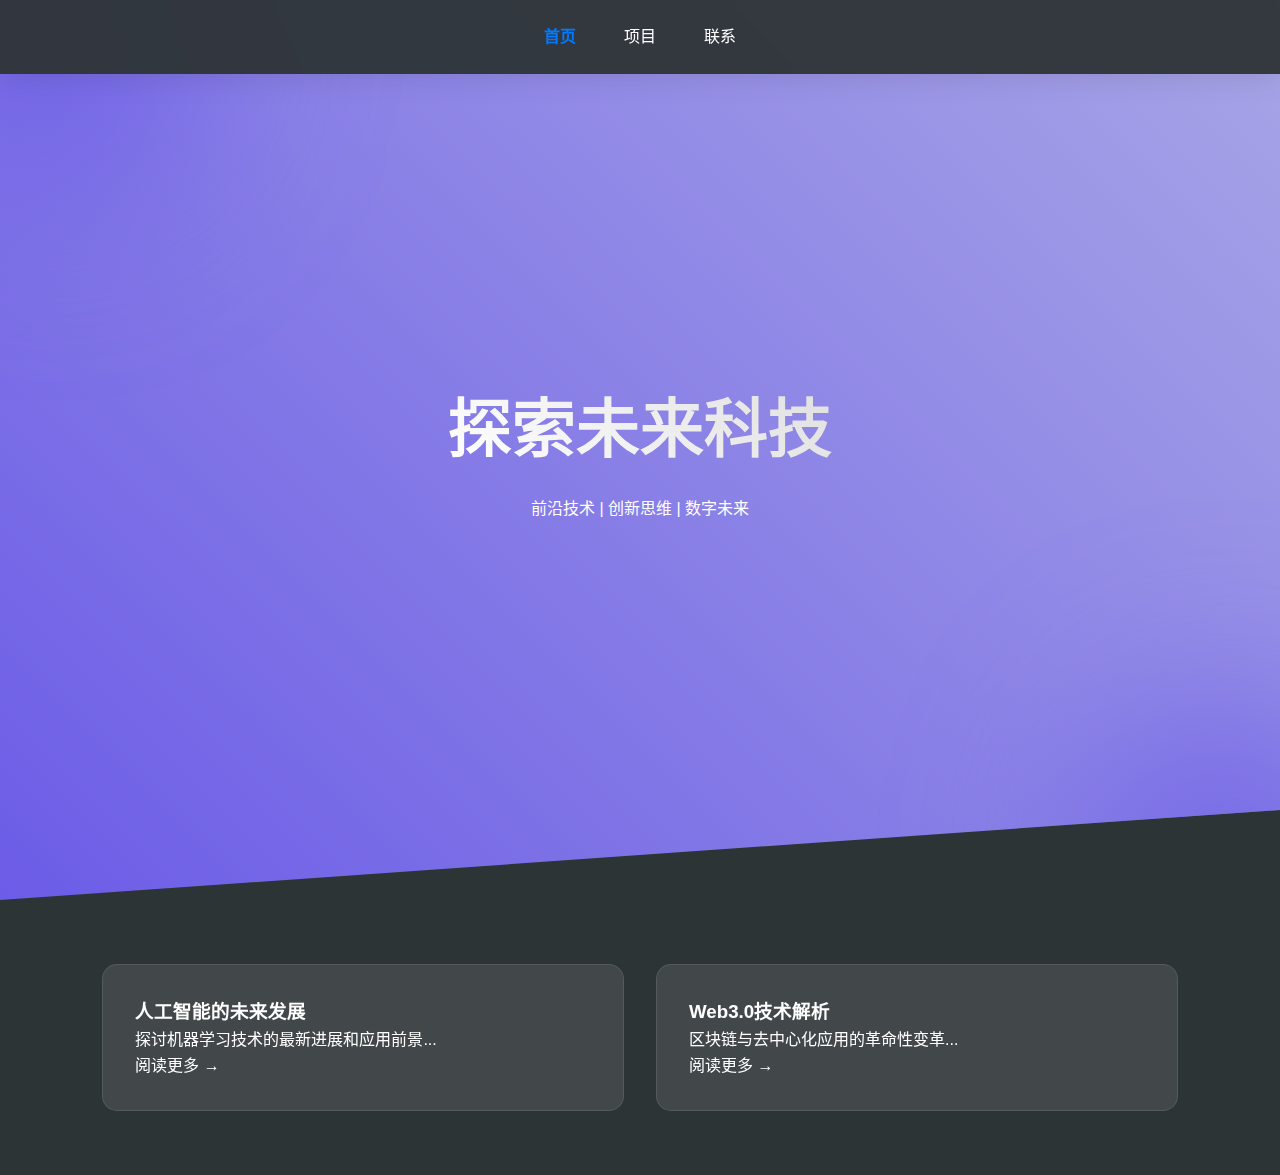
<file: index.html>
<!DOCTYPE html>
<html lang="zh-CN">
<head>
    <meta charset="UTF-8">
    <meta name="viewport" content="width=device-width, initial-scale=1.0">
    <title>TechBlog - 未来科技博客</title>
    <link rel="stylesheet" href="https://cdnjs.cloudflare.com/ajax/libs/font-awesome/6.0.0/css/all.min.css">
    <link rel="stylesheet" href="css/styles.css">
</head>
<body>
<nav class="navbar">
    <div class="nav-links">
        <a href="#home" class="active">首页</a>
        <a href="#projects">项目</a>
        <a href="#contact">联系</a>
    </div>
</nav>

<section class="hero" id="home">
    <div class="gradient-circle" style="top: -200px; left: -200px;"></div>
    <div class="gradient-circle" style="bottom: -200px; right: -200px;"></div>
    <div class="hero-content">
        <h1>探索未来科技</h1>
        <p>前沿技术 | 创新思维 | 数字未来</p>
    </div>
</section>

<section class="articles-container" id="articles">
    <article class="article-card">
        <h3>人工智能的未来发展</h3>
        <p>探讨机器学习技术的最新进展和应用前景...</p>
        <div class="read-more">阅读更多 →</div>
    </article>
    <article class="article-card">
        <h3>Web3.0技术解析</h3>
        <p>区块链与去中心化应用的革命性变革...</p>
        <div class="read-more">阅读更多 →</div>
    </article>
</section>

<!--<div class="theme-switch">-->
<!--    <i class="fas fa-moon"></i>-->
<!--</div>-->

<script src="js/main.js"></script>
</body>
</html>
</file>
<file: css/styles.css>
/* 基础重置和全局样式 */
* {
    margin: 0;
    padding: 0;
    box-sizing: border-box;
    font-family: 'Segoe UI', Tahoma, Geneva, Verdana, sans-serif;
}

:root {
    --primary-color: #6c5ce7;
    --secondary-color: #a8a5e6;
    --accent-color: #ff7675;
    --dark-bg: #2d3436;
    --light-bg: #f8f9fa;
}

body {
    background: var(--dark-bg);
    color: #fff;
    line-height: 1.6;
    overflow-x: hidden;
}

/* 导航栏样式 */
.navbar {
    position: fixed;
    top: 0;
    width: 100%;
    background: rgba(45, 52, 54, 0.95);
    backdrop-filter: blur(10px);
    padding: 1.5rem;
    z-index: 1000;
    box-shadow: 0 4px 30px rgba(0, 0, 0, 0.1);
}

.nav-links {
    display: flex;
    justify-content: center;
    gap: 3rem;
}

.nav-links a {
    color: white;
    text-decoration: none;
    font-weight: 500;
    position: relative;
    transition: 0.3s;
}

.nav-links a::after {
    content: '';
    position: absolute;
    bottom: -5px;
    left: 0;
    width: 0;
    height: 2px;
    background: var(--accent-color);
    transition: 0.3s;
}

.nav-links a:hover::after {
    width: 100%;
}


nav a.active {
    color: #007bff;
    font-weight: 600;
    position: relative;
}

nav a.active::after {
    content: '';
    position: absolute;
    left: 0;
    right: 0;
    bottom: -5px;
    height: 2px;
    background-color: #007bff;
    animation: underline 0.3s ease;
}

@keyframes underline {
    from { transform: scaleX(0); }
    to { transform: scaleX(1); }
}

/* 主页横幅 */
.hero {
    height: 100vh;
    display: flex;
    align-items: center;
    justify-content: center;
    background: linear-gradient(45deg, #6c5ce7, #a8a5e6);
    clip-path: polygon(0 0, 100% 0, 100% 90%, 0 100%);
    position: relative;
    overflow: hidden;
}

.hero-content {
    text-align: center;
    z-index: 1;
}

.hero h1 {
    font-size: 4rem;
    margin-bottom: 1rem;
    background: linear-gradient(45deg, #fff, #e0e0e0);
    -webkit-background-clip: text;
    -webkit-text-fill-color: transparent;
    animation: textGlow 2s ease-in-out infinite alternate;
}

/* 文章卡片 */
.articles-container {
    display: grid;
    grid-template-columns: repeat(auto-fit, minmax(300px, 1fr));
    gap: 2rem;
    padding: 4rem 8%;
}

.article-card {
    background: rgba(255, 255, 255, 0.1);
    border-radius: 15px;
    padding: 2rem;
    transition: transform 0.3s, box-shadow 0.3s;
    backdrop-filter: blur(10px);
    border: 1px solid rgba(255, 255, 255, 0.1);
}

.article-card:hover {
    transform: translateY(-10px);
    box-shadow: 0 15px 30px rgba(0, 0, 0, 0.3);
}

/* 动态背景元素 */
.gradient-circle {
    position: absolute;
    width: 500px;
    height: 500px;
    background: radial-gradient(circle, #6c5ce7 0%, transparent 60%);
    filter: blur(80px);
    animation: float 6s ease-in-out infinite;
}

@keyframes float {
    0%, 100% { transform: translate(0, 0); }
    50% { transform: translate(50px, 50px); }
}

@keyframes textGlow {
    from { text-shadow: 0 0 10px rgba(255, 255, 255, 0.5); }
    to { text-shadow: 0 0 20px rgba(255, 255, 255, 0.8); }
}

/* 响应式设计 */
@media (max-width: 768px) {
    .nav-links {
        gap: 1.5rem;
        flex-wrap: wrap;
    }

    .hero h1 {
        font-size: 2.5rem;
    }

    .articles-container {
        grid-template-columns: 1fr;
    }
}

/* 暗黑/亮色模式切换 */
.theme-switch {
    position: fixed;
    bottom: 2rem;
    right: 2rem;
    width: 50px;
    height: 50px;
    border-radius: 50%;
    background: var(--light-bg);
    cursor: pointer;
    display: flex;
    align-items: center;
    justify-content: center;
    box-shadow: 0 4px 15px rgba(0, 0, 0, 0.2);
}
</file>
